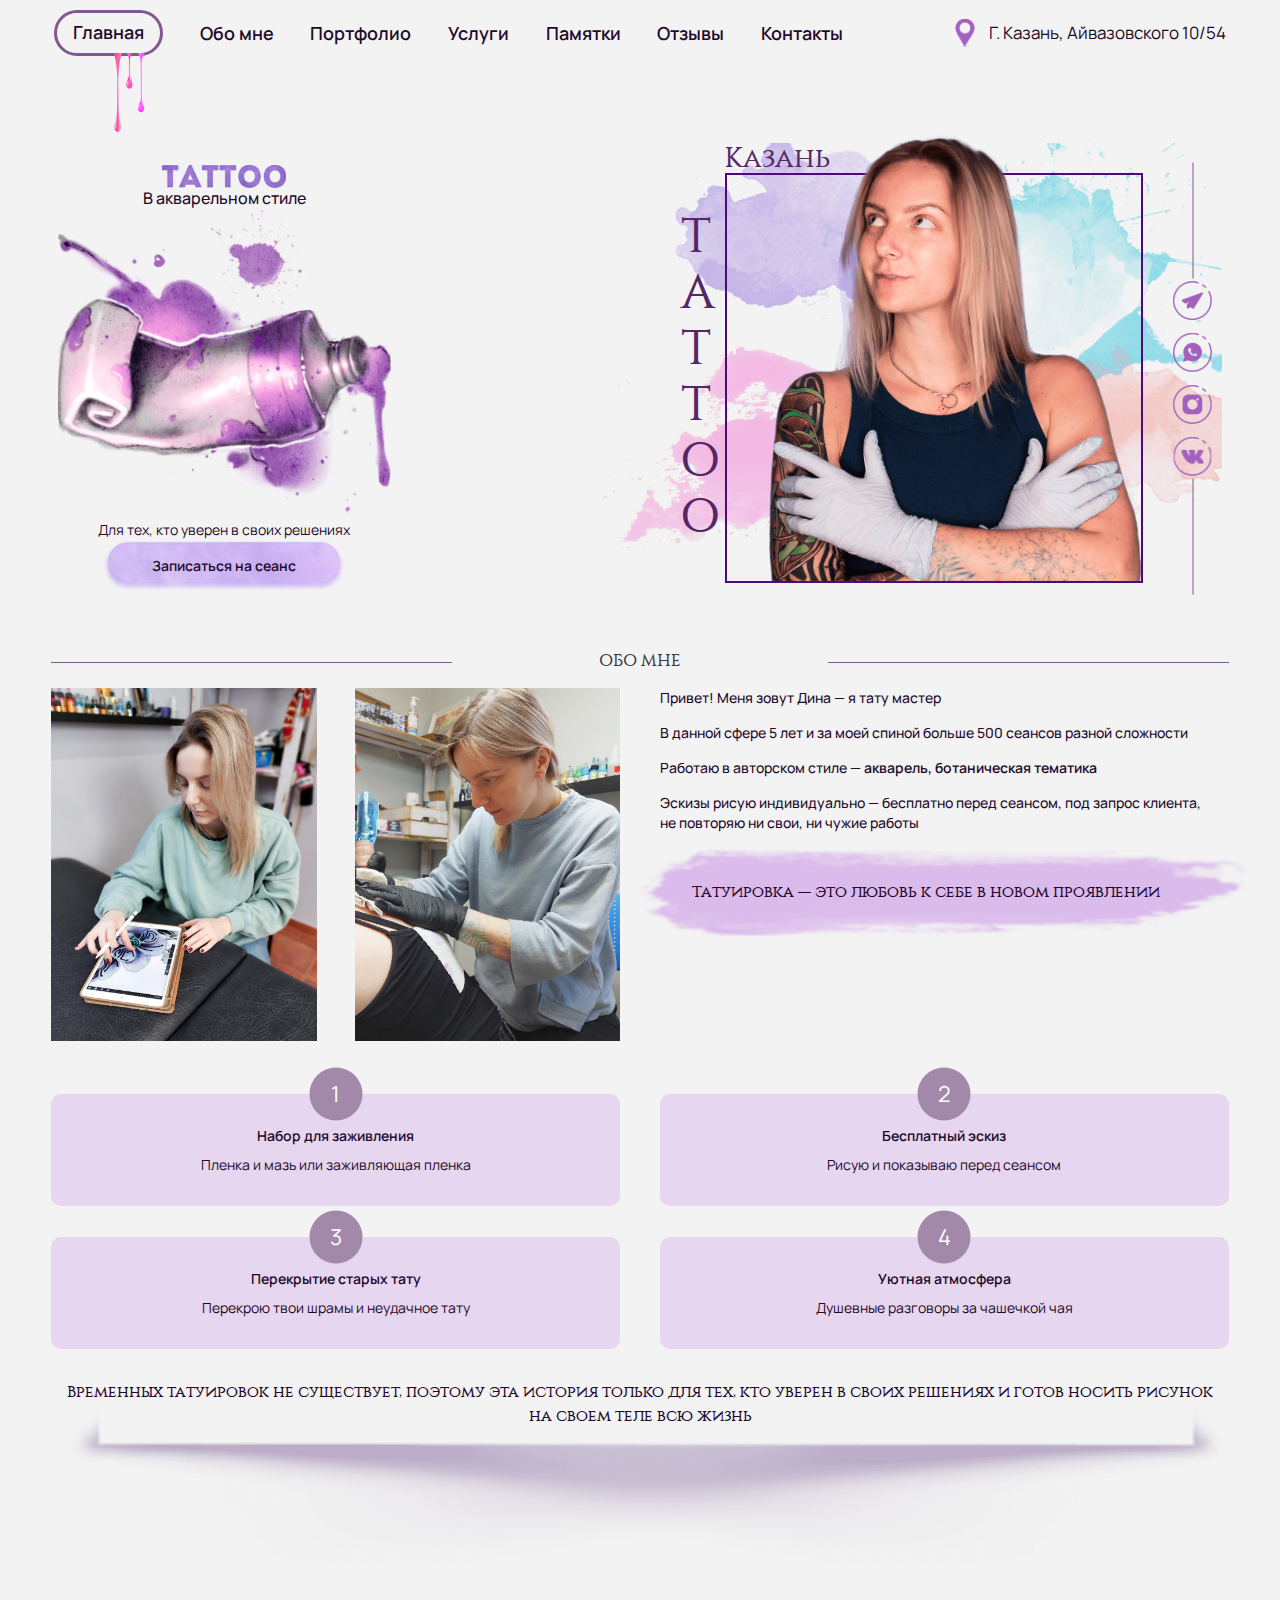
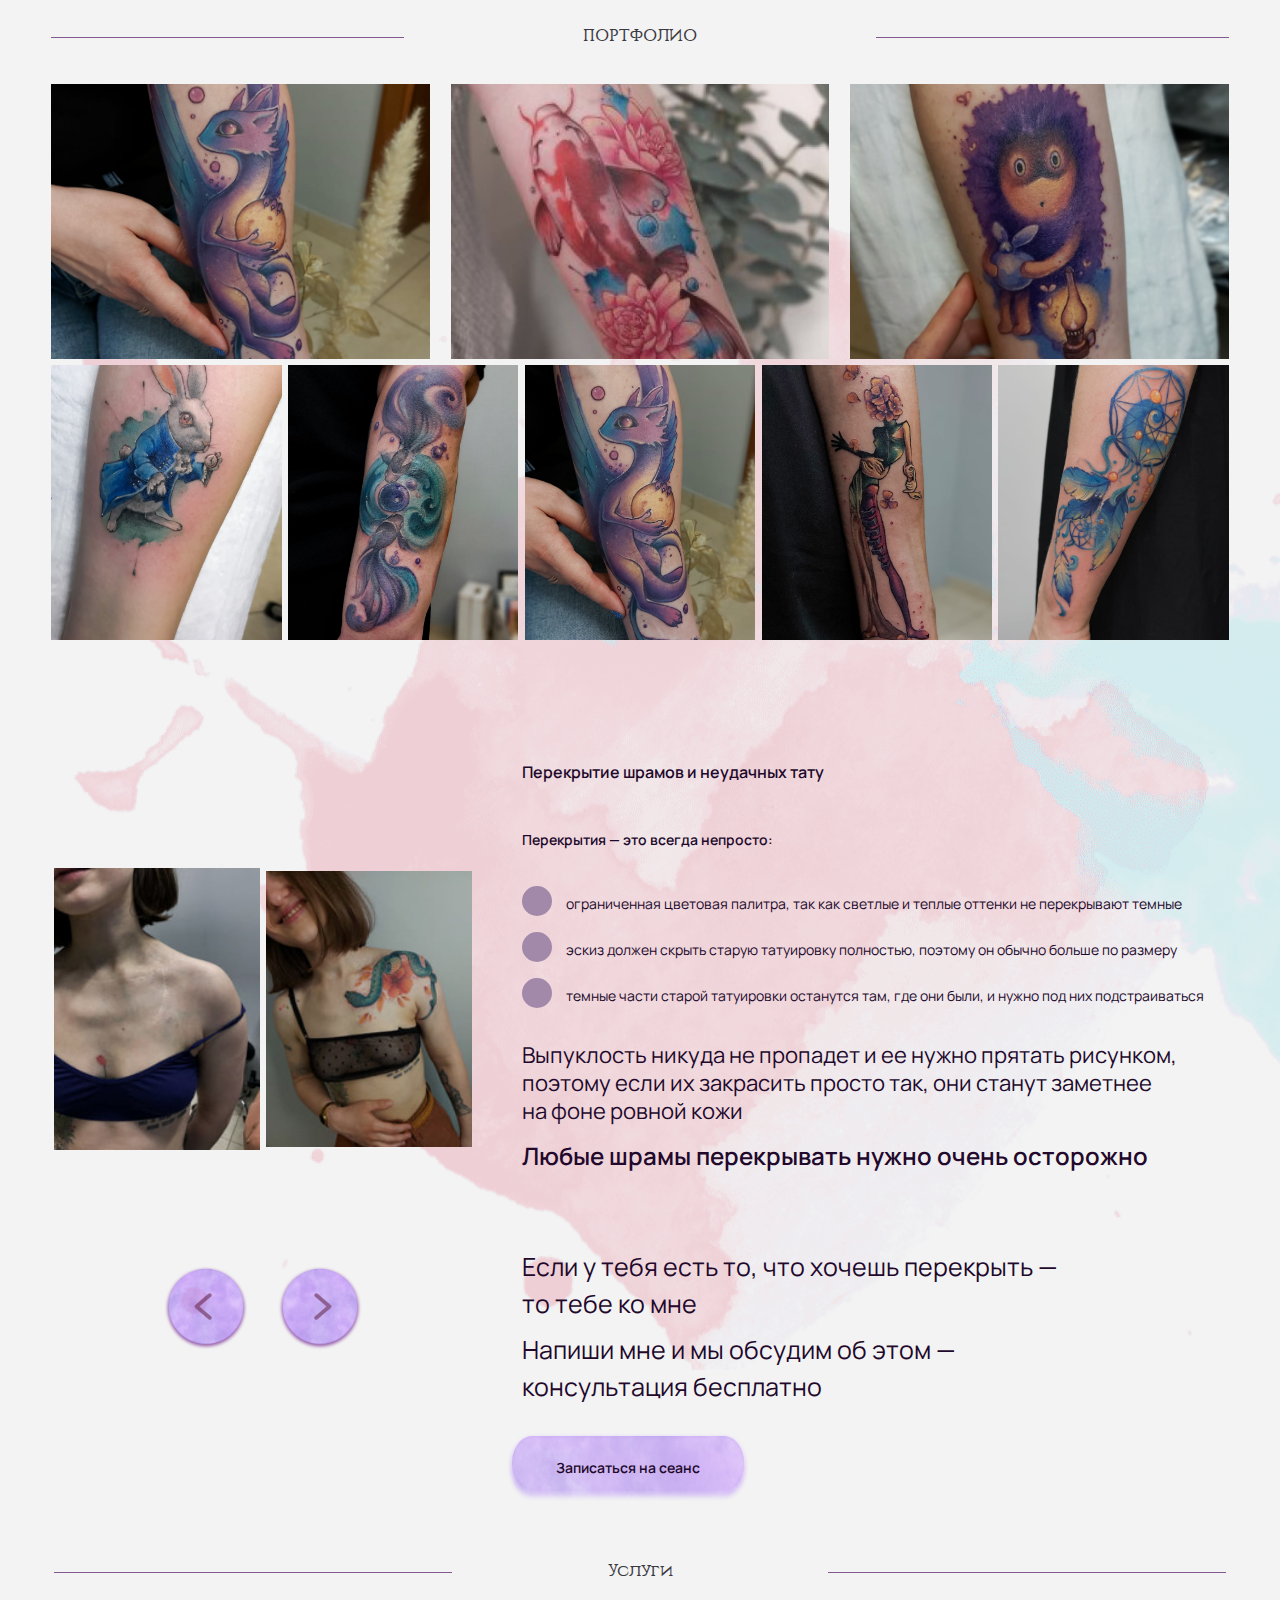
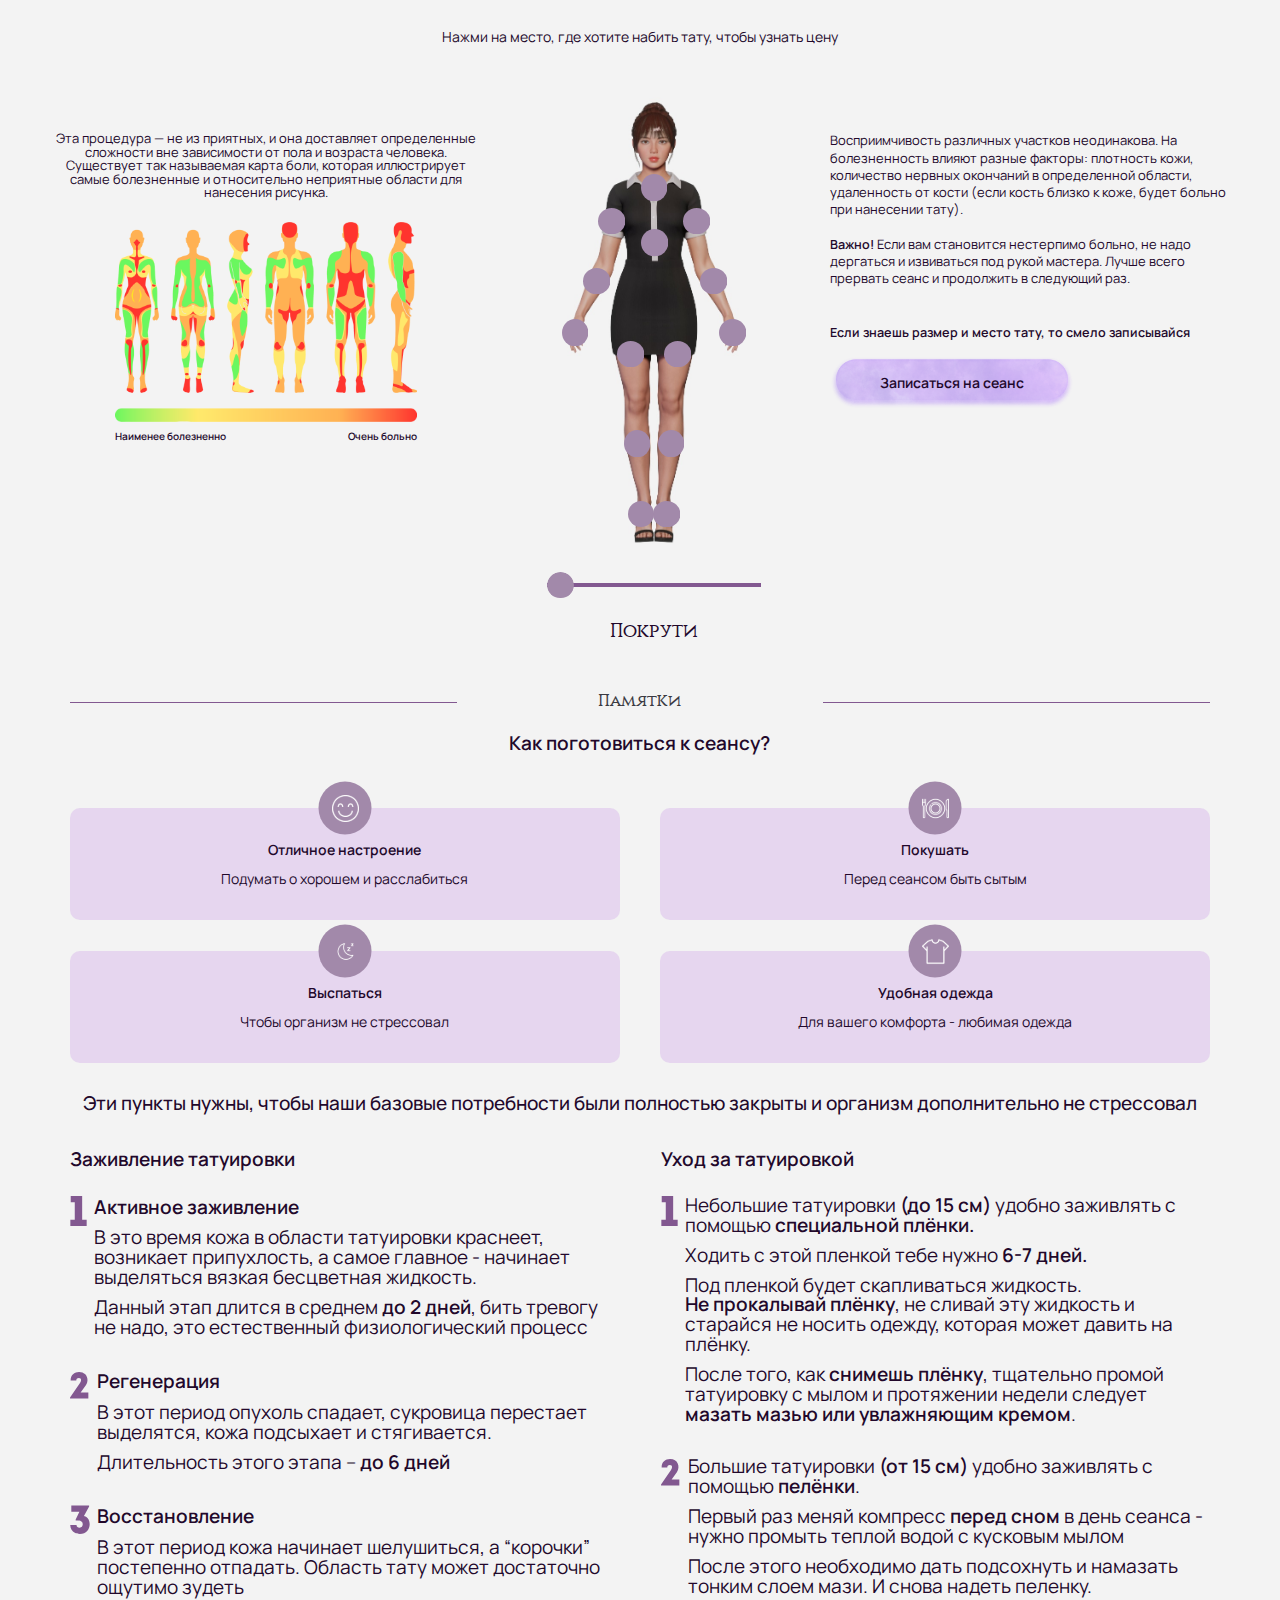
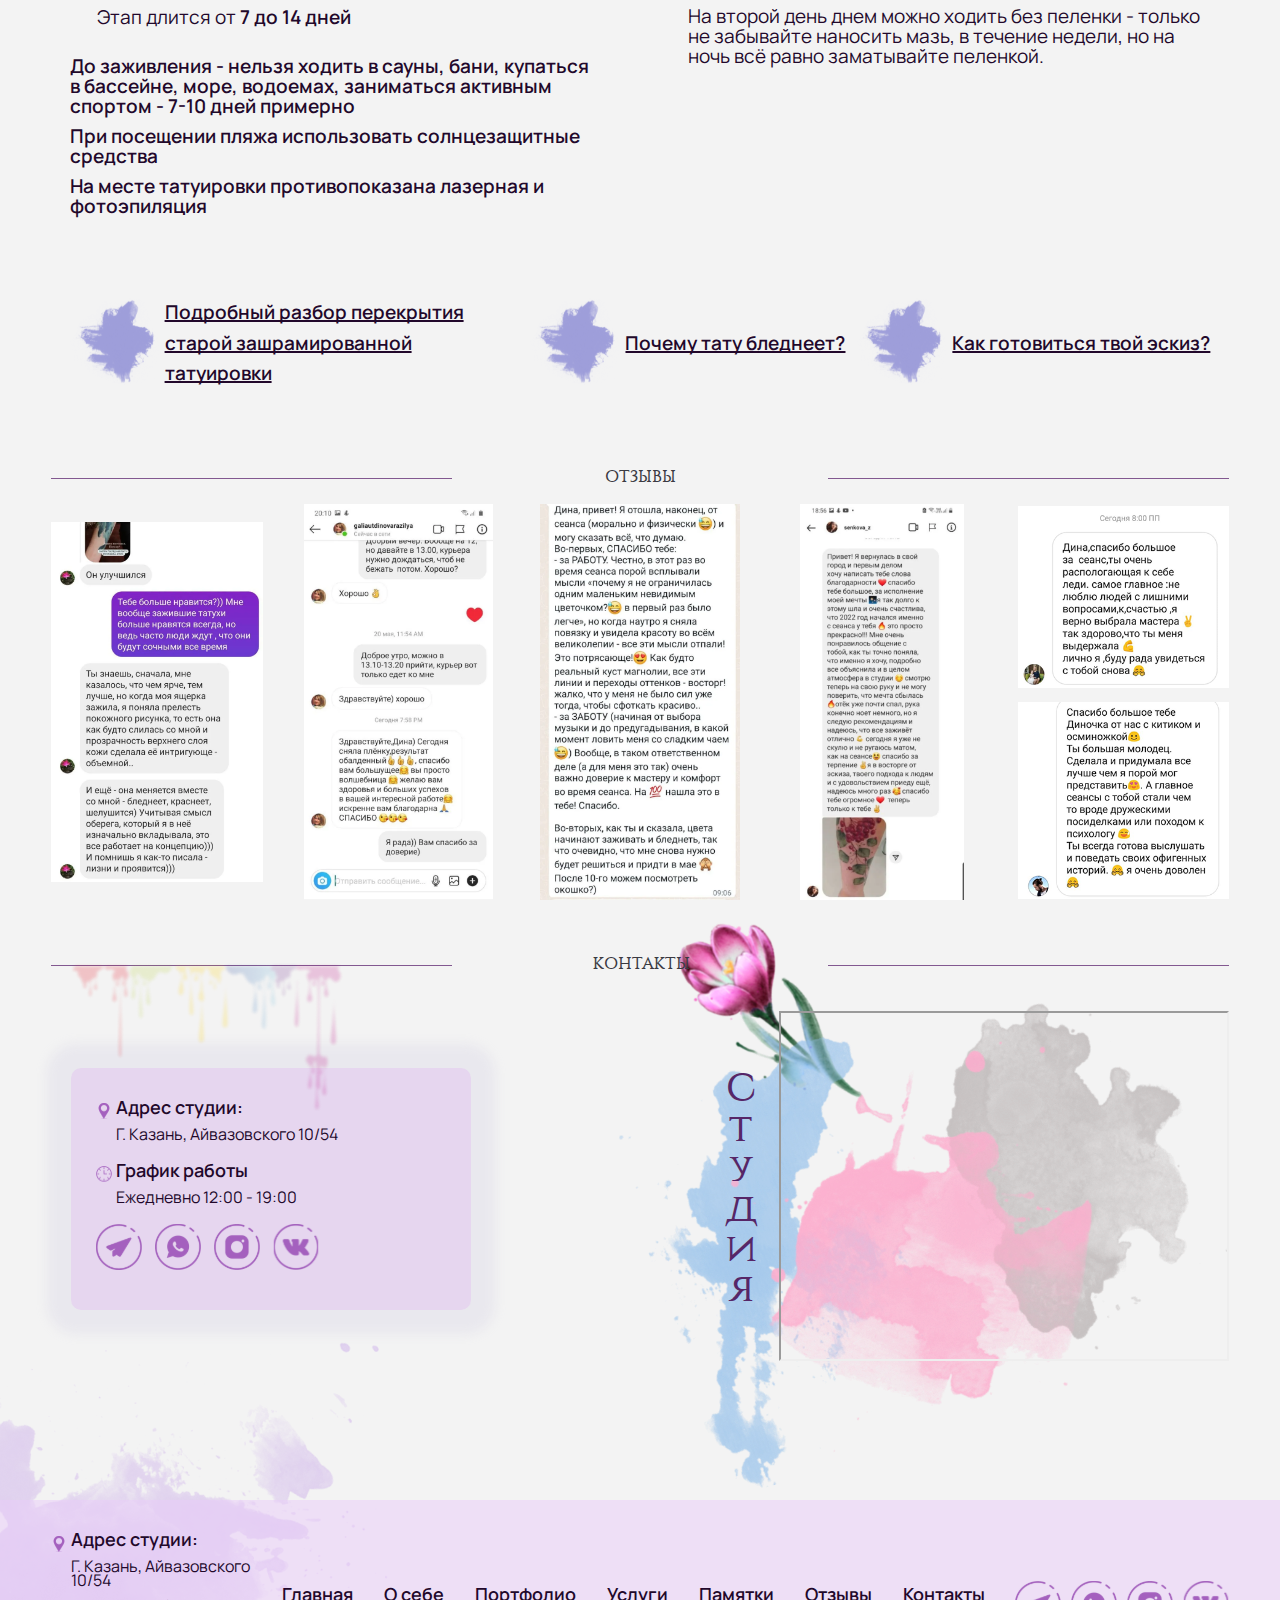
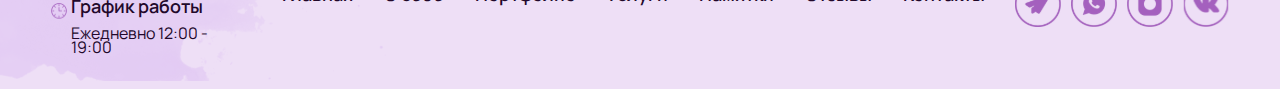
<file: index.html>
<!DOCTYPE html>
<html lang="ru">

<head>
  <meta charset="UTF-8" />
  <meta name="viewport" content="width=device-width, initial-scale=1.0" />
  <title>Tattoo</title>
  <link rel="stylesheet" href="https://cdn.jsdelivr.net/npm/swiper@9/swiper-bundle.min.css" />
  <link rel="stylesheet" href="src/css/style.css" />
  <link rel="stylesheet" href="https://cdnjs.cloudflare.com/ajax/libs/animate.css/4.1.1/animate.min.css" />

</head>


<body>
  <div class="modalBackground">
    <div class="modalActive">
      <div class="modalClose"></div>
      <div class="modalWindow"></div>
    </div>
  </div>
  <header class="header">
    <div class="burger">
      <span></span>
      <span></span>
      <span></span>
    </div>
    <nav class="nav">
      <ul class="nav__list">
        <li><a href="#first" class="nav__link link__decoration_increase nav__link_active js-header-close">Главная</a></li>
        <li><a href="#about" class="nav__link link__decoration_increase js-header-close">Обо мне</a></li>
        <li><a href="#portfolio" class="nav__link link__decoration_increase js-header-close">Портфолио</a></li>
        <li><a href="#services" class="nav__link link__decoration_increase js-header-close">Услуги</a></li>
        <li><a href="#memo" class="nav__link link__decoration_increase js-header-close">Памятки</a></li>
        <li><a href="#reviews" class="nav__link link__decoration_increase js-header-close">Отзывы</a></li>
        <li><a href="#contacts" class="nav__link link__decoration_increase js-header-close">Контакты</a></li>
      </ul>
      <ul class="nav__contacts">
        <li><a class="contact-badge__item link__decoration_underscore" href="https://goo.gl/maps/AcZq1Pf4cUV465kx8" target="_blank"><img class="contact-badge__icon"
              src="./src/images/header/location-pointer.svg" alt="найти меня в Google maps">
            <span>Г. Казань, Айвазовского 10/54</span>
          </a></li>
      </ul>
      <div class="contact-badge">
        <a class="contact-badge__item js-header-close" href="https://goo.gl/maps/AcZq1Pf4cUV465kx8" target="_blank">
          <p>Адрес студии:</p>
          <p>Г. Казань, Айвазовского 10/54</p>
          <img class="contact-badge__icon" src="./src/images/header/location-pointer.svg" alt="найти меня в Google maps">
        </a>
        <div class="contact-badge__item">
          <p>График работы</p>
          <p>Ежедневно 12:00 - 19:00</p>
          <img class="contact-badge__icon" src="./src/images/header/clockIcon.svg" alt="schedule">
        </div>
        <div class="socials">
          <a class="socails__item" href="https://t.me/dinasynthetica" target="_blank"><img src="./src/images/header/telegramm.svg" alt="связаться в телеграмм"></a>
          <a class="socails__item" href="https://wa.me/+79600330101"><img src="./src/images/header/what'sUpIcon.svg" alt="what's up"></a>
          <a class="socails__item" href="https://instagram.com/dina.synthetica?igshid=NjIwNzIyMDk2Mg=="><img src="./src/images/header/instagramm.svg" target="_blank" alt="Инстаграмм"></a>
          <a class="socails__item" href="https://vk.com/dina_synthetica_tattoo" target="_blank"><img src="./src/images/header/vk-icon.svg" alt="Вконтакте"></a>
        </div>
      </div>
    </nav>
  </header>
  <main>
    <section id="first" class="first js-section">
      <div class="first__wrapper">
        <div class="first__top">
          <img src="./src/images/first/tattoo-logo.svg" alt="Тату салон">
          <p class="first__subtitle">В акварельном стиле</p>
        </div>
        <div class="girl">
          <div class="girl__wrapper">
            <h1>t<br>a<br>t<br>t<br>o<br>o</h1>
            <div class="girl__border">
              <picture>
                <source type="image/png" srcset="./src/images/first/girl.png">
                <source type="image/webp" srcset="./src/images/first/girl.webp">
                <img src="./src/images/first/girl.png" alt="Тату салон">
              </picture>
            </div>
          </div>
          <div class="socials">
            <a class="socails__item link__decoration_increase" href="https://t.me/dinasynthetica" target="_blank"><img src="./src/images/header/telegramm.svg" alt="telegramm"></a>
            <a class="socails__item link__decoration_increase" href="https://wa.me/+79600330101" target="_blank"><img src="./src/images/header/what'sUpIcon.svg" alt="what's up"></a>
            <a class="socails__item link__decoration_increase" href="https://instagram.com/dina.synthetica?igshid=NjIwNzIyMDk2Mg==" target="_blank"><img src="./src/images/header/instagramm.svg"
                alt="Instagramm"></a>
            <a class="socails__item link__decoration_increase" href="https://vk.com/dina_synthetica_tattoo" target="_blank"><img src="./src/images/header/vk-icon.svg" alt="Vk"></a>
          </div>
        </div>
        <div class="first__left-side">
          <picture class="first__img">
            <source type="image/png" srcset="./src/images/first/tube.png">
            <source type="image/webp" srcset="./src/images/first/tube.webp">
            <img src="./src/images/first/tube.png" alt="Тату салон">
          </picture>
        </div>
        <div class="first__check-in">
          <p class="first__text">Для тех, кто уверен в&nbsp;своих решениях</p>
          <a class="link link__decoration_checkIn" href="https://wa.me/+79600330101" target="_blank">Записаться на сеанс</a>
        </div>
      </div>
    </section>

    <section id="about" class="about js-section">
      <div class="container">
        <h2 class="title">
          <span>ОБО МНЕ</span>
        </h2>

        <div class="about__wrapper">
          <div class="about__photo">
            <div class="about__photo-left">
              <picture class="picture">
                <source type="image/jpeg" srcset="./src/images/about/content1-mobile.jpg" media="(max-width: 1024px)">
                <source type="image/webp" srcset="./src/images/about/content1-mobile.webp" media="(max-width: 1024px)">
                <source type="image/jpeg" srcset="./src/images/about/content1-desktop.jpg" media="(max-width: 4000px)">
                <source type="image/webp" srcset="./src/images/about/content1-desktop.webp" media="(max-width: 4000px)">
                <img src="./src/images/about/content1-desktop.jpg" alt="Обо мне">
              </picture>
            </div>
            <div class="about__photo-right">
              <picture class="picture">
                <source type="image/jpeg" srcset="./src/images/about/content2-mobile.jpg" media="(max-width: 1024px)">
                <source type="image/webp" srcset="./src/images/about/content2-mobile.webp" media="(max-width: 1024px)">
                <source type="image/jpeg" srcset="./src/images/about/content2-desktop.jpg" media="(max-width: 4000px)">
                <source type="image/webp" srcset="./src/images/about/content2-desktop.webp" media="(max-width: 4000px)">
                <img src="./src/images/about/content2-desktop.jpg" alt="Обо мне">
              </picture>

              <picture class="picture picture--desktop">
                <source type="image/jpeg" srcset="./src/images/about/content3-desktop.jpg" media="(max-width: 4000px)">
                <source type="image/webp" srcset="./src/images/about/content3-desktop.webp" media="(max-width: 4000px)">
                <img src="./src/images/about/content3-desktop.jpg" alt="Обо мне">
              </picture>
            </div>
          </div>
          <div class="about__info">
            <p>Привет! Меня зовут Дина&nbsp;&mdash; я&nbsp;тату мастер</p>
            <p>В&nbsp;данной сфере 5&nbsp;лет и&nbsp;за&nbsp;моей спиной больше 500 сеансов разной сложности</p>
            <p>Работаю в&nbsp;авторском стиле&nbsp;&mdash; <strong>акварель, ботаническая тематика</strong></p>
            <p>Эскизы рисую индивидуально&nbsp;&mdash; бесплатно перед сеансом, под запрос клиента, не&nbsp;повторяю
              ни&nbsp;свои, ни&nbsp;чужие работы</p>
            <div class="about__smear">
              <span>Татуировка&nbsp;&mdash; это любовь к&nbsp;себе в&nbsp;новом проявлении</span>
            </div>
          </div>
        </div>

        <ul class="list list--cards">
          <li>
            <div class="circle"></div>
            <p class="list__content1">Набор для заживления</p>
            <p class="list__content2">Пленка и&nbsp;мазь или заживляющая пленка</p>
          </li>
          <li>
            <div class="circle"></div>
            <p class="list__content1">Бесплатный эскиз</p>
            <p class="list__content2">Рисую и&nbsp;показываю перед сеансом</p>
          </li>
          <li>
            <div class="circle"></div>
            <p class="list__content1">Перекрытие старых тату</p>
            <p class="list__content2">Перекрою твои шрамы и&nbsp;неудачное тату</p>
          </li>
          <li>
            <div class="circle"></div>
            <p class="list__content1">Уютная атмосфера</p>
            <p class="list__content2">Душевные разговоры за&nbsp;чашечкой чая</p>
          </li>
        </ul>

        <p class="about__content-shadow text-center">Временных татуировок не&nbsp;существует, поэтому эта история только
          для тех, кто уверен в&nbsp;своих решениях и&nbsp;готов носить рисунок
          на&nbsp;своем теле всю жизнь</p>
      </div>
    </section>

    <section id="portfolio" class="portfolio js-section">
      <div class="container">
        <div class="wrapper-title">
          <h2 class="title">
            <span>ПОРТФОЛИО</span>
          </h2>
        </div>

        <div class="portfolio__wrapper">
          <picture data-modal class="picture picture__portfolio">
            <source type="image/webp" srcset="./src/images/portfolio/content1.webp" media="(max-width: 600px)" sizes="80vw">
            <source type="image/jpeg" srcset="./src/images/portfolio/content1.jpg" media="(max-width: 600px)" sizes="80vw">
            <img src="./src/images/portfolio/content1.jpg" alt="Портфолио">
          </picture>
          <picture data-modal class="picture">
            <source type="image/webp" srcset="./src/images/portfolio/content2.webp" media="(max-width: 1024px)">
            <source type="image/jpeg" srcset="./src/images/portfolio/content2.jpg" media="(max-width: 1024px)">
            <img src="./src/images/portfolio/content2.jpg" alt="Портфолио">
          </picture>

          <picture data-modal class="picture">
            <source type="image/webp" srcset="./src/images/portfolio/content3.webp" media="(max-width: 1024px)">
            <source type="image/jpeg" srcset="./src/images/portfolio/content3.jpg" media="(max-width: 1024px)">
            <img src="./src/images/portfolio/content3.jpg" alt="Портфолио">
          </picture>

          <picture data-modal class="picture picture--desktop">
            <!-- <source type="image/webp" srcset="./src/images/portfolio/content3.webp" media="(max-width: 1024px)">
            <source type="image/jpeg" srcset="./src/images/portfolio/content3.jpg" media="(max-width: 1024px)"> -->
            <source type="image/webp" srcset="./src/images/portfolio/content4-desktop.webp" media="(max-width: 4000px)">
            <source type="image/jpeg" srcset="./src/images/portfolio/content4-desktop.jpg" media="(max-width: 400px)">
            <img src="./src/images/portfolio/content4-desktop.jpg" alt="Портфолио">
          </picture>

          <picture data-modal class="picture picture--desktop">
            <!-- <source type="image/webp" srcset="./src/images/portfolio/content3.webp" media="(max-width: 1024px)">
            <source type="image/jpeg" srcset="./src/images/portfolio/content3.jpg" media="(max-width: 1024px)"> -->
            <source type="image/webp" srcset="./src/images/portfolio/content5-desktop.webp" media="(max-width: 4000px)">
            <source type="image/jpeg" srcset="./src/images/portfolio/content5-desktop.jpg" media="(max-width: 400px)">
            <img src="./src/images/portfolio/content5-desktop.jpg" alt="Портфолио">
          </picture>

          <picture data-modal class="picture picture--desktop">
            <!-- <source type="image/webp" srcset="./src/images/portfolio/content3.webp" media="(max-width: 1024px)">
            <source type="image/jpeg" srcset="./src/images/portfolio/content3.jpg" media="(max-width: 1024px)"> -->
            <source type="image/webp" srcset="./src/images/portfolio/content6-desktop.webp" media="(max-width: 4000px)">
            <source type="image/jpeg" srcset="./src/images/portfolio/content6-desktop.jpg" media="(max-width: 400px)">
            <img src="./src/images/portfolio/content6-desktop.jpg" alt="Портфолио">
          </picture>

          <picture data-modal class="picture picture--desktop">
            <!-- <source type="image/webp" srcset="./src/images/portfolio/content3.webp" media="(max-width: 1024px)">
            <source type="image/jpeg" srcset="./src/images/portfolio/content3.jpg" media="(max-width: 1024px)"> -->
            <source type="image/webp" srcset="./src/images/portfolio/content7-desktop.webp" media="(max-width: 4000px)">
            <source type="image/jpeg" srcset="./src/images/portfolio/content7-desktop.jpg" media="(max-width: 400px)">
            <img src="./src/images/portfolio/content7-desktop.jpg" alt="Портфолио">
          </picture>

          <picture data-modal class="picture picture--desktop">
            <!-- <source type="image/webp" srcset="./src/images/portfolio/content3.webp" media="(max-width: 1024px)">
            <source type="image/jpeg" srcset="./src/images/portfolio/content3.jpg" media="(max-width: 1024px)"> -->
            <source type="image/webp" srcset="./src/images/portfolio/content8-desktop.webp" media="(max-width: 4000px)">
            <source type="image/jpeg" srcset="./src/images/portfolio/content8-desktop.jpg" media="(max-width: 400px)">
            <img src="./src/images/portfolio/content8-desktop.jpg" alt="Портфолио">
          </picture>

          <picture data-modal class="picture picture--desktop">
            <!-- <source type="image/webp" srcset="./src/images/portfolio/content3.webp" media="(max-width: 1024px)">
            <source type="image/jpeg" srcset="./src/images/portfolio/content3.jpg" media="(max-width: 1024px)"> -->
            <source type="image/webp" srcset="./src/images/portfolio/content9-desktop.webp" media="(max-width: 4000px)">
            <source type="image/jpeg" srcset="./src/images/portfolio/content9-desktop.jpg" media="(max-width: 400px)">
            <img src="./src/images/portfolio/content9-desktop.jpg" alt="Портфолио">
          </picture>

          <picture data-modal class="picture picture--desktop">
            <!-- <source type="image/webp" srcset="./src/images/portfolio/content3.webp" media="(max-width: 1024px)">
            <source type="image/jpeg" srcset="./src/images/portfolio/content3.jpg" media="(max-width: 1024px)"> -->
            <source type="image/webp" srcset="./src/images/portfolio/content10-desktop.webp" media="(max-width: 4000px)">
            <source type="image/jpeg" srcset="./src/images/portfolio/content10-desktop.jpg" media="(max-width: 400px)">
            <img src="./src/images/portfolio/content10-desktop.jpg" alt="Портфолио">
          </picture>

          <picture data-modal class="picture">
            <source type="image/webp" srcset="./src/images/portfolio/content11.webp" media="(max-width: 1024px)">
            <source type="image/jpeg" srcset="./src/images/portfolio/content11.jpg" media="(max-width: 1024px)">
            <img src="./src/images/portfolio/content11.jpg" alt="Портфолио">
          </picture>

          <picture data-modal class="picture">
            <source type="image/webp" srcset="./src/images/portfolio/content12.webp" media="(max-width: 1024px)">
            <source type="image/jpeg" srcset="./src/images/portfolio/content12.jpg" media="(max-width: 1024px)">
            <img src="./src/images/portfolio/content12.jpg" alt="Портфолио">
          </picture>

          <picture data-modal class="picture">
            <source type="image/webp" srcset="./src/images/portfolio/content13.webp" media="(max-width: 1024px)">
            <source type="image/jpeg" srcset="./src/images/portfolio/content13.jpg" media="(max-width: 1024px)">
            <img src="./src/images/portfolio/content13.jpg" alt="Портфолио">
          </picture>

          <picture data-modal class="picture">
            <source type="image/webp" srcset="./src/images/portfolio/content14.webp" media="(max-width: 1024px)">
            <source type="image/jpeg" srcset="./src/images/portfolio/content14.jpg" media="(max-width: 1024px)">
            <img src="./src/images/portfolio/content14.jpg" alt="Портфолио">
          </picture>

          <picture data-modal class="picture">
            <source type="image/webp" srcset="./src/images/portfolio/content15.webp" media="(max-width: 1024px)">
            <source type="image/jpeg" srcset="./src/images/portfolio/content15.jpg" media="(max-width: 1024px)">
            <img src="./src/images/portfolio/content15.jpg" alt="Портфолио">
          </picture>

          <picture data-modal class="picture picture--desktop">
            <!-- <source type="image/webp" srcset="./src/images/portfolio/content3.webp" media="(max-width: 1024px)">
            <source type="image/jpeg" srcset="./src/images/portfolio/content3.jpg" media="(max-width: 1024px)"> -->
            <source type="image/webp" srcset="./src/images/portfolio/content16-desktop.webp" media="(max-width: 4000px)">
            <source type="image/jpeg" srcset="./src/images/portfolio/content16-desktop.jpg" media="(max-width: 400px)">
            <img src="./src/images/portfolio/content16-desktop.jpg" alt="Портфолио">
          </picture>
        </div>

        <div class="portfolio__flex">
          <div class="portfolio__information">
            <p>Перекрытие шрамов и&nbsp;неудачных тату</p>
            <span>Перекрытия&nbsp;&mdash; это всегда непросто:</span>
            <ul class="list portfolio__list">
              <li><span>ограниченная цветовая палитра, так как светлые и&nbsp;теплые оттенки не&nbsp;перекрывают
                  темные</span></li>
              <li><span>эскиз должен скрыть старую татуировку полностью, поэтому он&nbsp;обычно больше
                  по&nbsp;размеру</span></li>
              <li><span>темные части старой татуировки останутся там, где они были, и&nbsp;нужно под них
                  подстраиваться</span></li>
            </ul>

            <p>
              Выпуклость никуда не&nbsp;пропадет и&nbsp;ее&nbsp;нужно прятать рисунком, поэтому если их&nbsp;закрасить
              просто так, они станут заметнее на&nbsp;фоне ровной кожи
            </p>

            <p>Любые шрамы перекрывать нужно очень осторожно</p>


          </div>
          <!-- </div> -->


          <div class="swiper portfolio__swiper js-swiper">
            <div class="swiper-wrapper">
              <div class="swiper-slide portfolio__slides">
                <!-- <div class=""> -->
                <picture class="picture picture--portfolio">
                  <source type="image/jpeg" srcset="./src/images/portfolio/before-after/before1.jpg" media="(max-width: 1024px)">
                  <source type="image/webp" srcset="./src/images/portfolio/before-after/before1.webp" media="(max-width: 1024px)">
                  <!-- <source type="image/jpeg" srcset="img/guests-768.jpg" media="(max-width: 968px)"> -->
                  <!-- <source type="image/jpeg" srcset="img/guests-1024.jpg" media="(max-width: 1440px)"> -->
                  <!-- <source type="image/webp" srcset="img/superskid/slide.webp" media="(max-width: 2400px)"> -->
                  <!-- <source type="image/jpeg" srcset="img/superskid/slide.jpg" media="(max-width: 2400px)"> -->
                  <img src="./src/images/portfolio/before-after/before1.jpg" alt="Работа до">
                </picture>

                <picture class="picture picture--portfolio">
                  <source type="image/jpeg" srcset="./src/images/portfolio/before-after/after1.jpg" media="(max-width: 1024px)">
                  <source type="image/webp" srcset="./src/images/portfolio/before-after/after1.webp" media="(max-width: 1024px)">
                  <img src="./src/images/portfolio/before-after/after1.jpg" alt="Работа после">
                </picture>
                <!-- </div> -->
              </div>

              <div class="swiper-slide portfolio__slides">

                <!-- <div class=""> -->
                <picture class="picture picture--portfolio">
                  <source type="image/jpeg" srcset="./src/images/portfolio/before-after/before2.jpg" media="(max-width: 1024px)">
                  <source type="image/webp" srcset="./src/images/portfolio/before-after/before2.webp" media="(max-width: 1024px)">
                  <!-- <source type="image/jpeg" srcset="img/guests-768.jpg" media="(max-width: 968px)"> -->
                  <!-- <source type="image/jpeg" srcset="img/guests-1024.jpg" media="(max-width: 1440px)"> -->
                  <!-- <source type="image/webp" srcset="img/superskid/slide.webp" media="(max-width: 2400px)"> -->
                  <!-- <source type="image/jpeg" srcset="img/superskid/slide.jpg" media="(max-width: 2400px)"> -->
                  <img src="./src/images/portfolio/before-after/before2.jpg" alt="Работа до">
                </picture>

                <picture class="picture picture--portfolio">
                  <source type="image/jpeg" srcset="./src/images/portfolio/before-after/after2.jpg" media="(max-width: 1024px)">
                  <source type="image/webp" srcset="./src/images/portfolio/before-after/after2.webp" media="(max-width: 1024px)">
                  <img src="./src/images/portfolio/before-after/after2.jpg" alt="Работа после">
                </picture>
                <!-- </div> -->
              </div>

              <div class="swiper-slide portfolio__slides">
                <!-- <div class=""> -->
                <picture class="picture picture--portfolio">
                  <source type="image/jpeg" srcset="./src/images/portfolio/before-after/before3.jpg" media="(max-width: 1024px)">
                  <source type="image/webp" srcset="./src/images/portfolio/before-after/before3.webp" media="(max-width: 1024px)">
                  <!-- <source type="image/jpeg" srcset="img/guests-768.jpg" media="(max-width: 968px)"> -->
                  <!-- <source type="image/jpeg" srcset="img/guests-1024.jpg" media="(max-width: 1440px)"> -->
                  <!-- <source type="image/webp" srcset="img/superskid/slide.webp" media="(max-width: 2400px)"> -->
                  <!-- <source type="image/jpeg" srcset="img/superskid/slide.jpg" media="(max-width: 2400px)"> -->
                  <img src="./src/images/portfolio/before-after/before3.jpg" alt="Работа до">
                </picture>

                <picture class="picture picture--portfolio">
                  <source type="image/jpeg" srcset="./src/images/portfolio/before-after/after3.jpg" media="(max-width: 1024px)">
                  <source type="image/webp" srcset="./src/images/portfolio/before-after/after3.webp" media="(max-width: 1024px)">
                  <img src="./src/images/portfolio/before-after/after3.jpg" alt="Работа после">
                </picture>
                <!-- </div> -->
              </div>

              <div class="swiper-slide portfolio__slides">
                <picture class="picture picture--portfolio">
                  <source type="image/jpeg" srcset="./src/images/portfolio/before-after/before4.jpg" media="(max-width: 1024px)">
                  <source type="image/webp" srcset="./src/images/portfolio/before-after/before4.webp" media="(max-width: 1024px)">
                  <!-- <source type="image/jpeg" srcset="img/guests-768.jpg" media="(max-width: 968px)"> -->
                  <!-- <source type="image/jpeg" srcset="img/guests-1024.jpg" media="(max-width: 1440px)"> -->
                  <!-- <source type="image/webp" srcset="img/superskid/slide.webp" media="(max-width: 2400px)"> -->
                  <!-- <source type="image/jpeg" srcset="img/superskid/slide.jpg" media="(max-width: 2400px)"> -->
                  <img src="./src/images/portfolio/before-after/before4.jpg" alt="Работа до">
                </picture>

                <picture class="picture picture--portfolio">
                  <source type="image/jpeg" srcset="./src/images/portfolio/before-after/after4.jpg" media="(max-width: 1024px)">
                  <source type="image/webp" srcset="./src/images/portfolio/before-after/after4.webp" media="(max-width: 1024px)">
                  <img src="./src/images/portfolio/before-after/after4.jpg" alt="Работа после">
                </picture>
              </div>

              <div class="swiper-slide portfolio__slides">
                <picture class="picture picture--portfolio">
                  <source type="image/jpeg" srcset="./src/images/portfolio/before-after/before5.jpg" media="(max-width: 1024px)">
                  <source type="image/webp" srcset="./src/images/portfolio/before-after/before5.webp" media="(max-width: 1024px)">
                  <!-- <source type="image/jpeg" srcset="img/guests-768.jpg" media="(max-width: 968px)"> -->
                  <!-- <source type="image/jpeg" srcset="img/guests-1024.jpg" media="(max-width: 1440px)"> -->
                  <!-- <source type="image/webp" srcset="img/superskid/slide.webp" media="(max-width: 2400px)"> -->
                  <!-- <source type="image/jpeg" srcset="img/superskid/slide.jpg" media="(max-width: 2400px)"> -->
                  <img src="./src/images/portfolio/before-after/before5.jpg" alt="Работа до">
                </picture>

                <picture class="picture picture--portfolio">
                  <source type="image/jpeg" srcset="./src/images/portfolio/before-after/after5.jpg" media="(max-width: 1024px)">
                  <source type="image/webp" srcset="./src/images/portfolio/before-after/after5.webp" media="(max-width: 1024px)">
                  <img src="./src/images/portfolio/before-after/after5.jpg" alt="Работа после">
                </picture>
              </div>

              <div class="swiper-slide portfolio__slides">
                <picture class="picture picture--portfolio">
                  <source type="image/jpeg" srcset="./src/images/portfolio/before-after/before6.jpg" media="(max-width: 1024px)">
                  <source type="image/webp" srcset="./src/images/portfolio/before-after/before6.webp" media="(max-width: 1024px)">
                  <!-- <source type="image/jpeg" srcset="img/guests-768.jpg" media="(max-width: 968px)"> -->
                  <!-- <source type="image/jpeg" srcset="img/guests-1024.jpg" media="(max-width: 1440px)"> -->
                  <!-- <source type="image/webp" srcset="img/superskid/slide.webp" media="(max-width: 2400px)"> -->
                  <!-- <source type="image/jpeg" srcset="img/superskid/slide.jpg" media="(max-width: 2400px)"> -->
                  <img src="./src/images/portfolio/before-after/before6.jpg" alt="Работа до">
                </picture>

                <picture class="picture picture--portfolio">
                  <source type="image/jpeg" srcset="./src/images/portfolio/before-after/after6.jpg" media="(max-width: 1024px)">
                  <source type="image/webp" srcset="./src/images/portfolio/before-after/after6.webp" media="(max-width: 1024px)">
                  <img src="./src/images/portfolio/before-after/after6.jpg" alt="Работа после">
                </picture>
              </div>
            </div>

            <div class="swiper-button-prev portfolio__swiper-button-prev"></div>
            <div class="swiper-button-next portfolio__swiper-button-next"></div>
          </div>
          <!-- </div> -->

          <div class="portfolio__consultation text-center">
            <p>Если у&nbsp;тебя есть&nbsp;то, что хочешь перекрыть&nbsp;&mdash; то&nbsp;тебе ко&nbsp;мне</p>
            <p>Напиши мне и&nbsp;мы&nbsp;обсудим об&nbsp;этом&nbsp;&mdash; консультация бесплатно</p>

            <a class="link text-center link__decoration_checkIn" href="https://wa.me/+79600330101" target="_blank">Записаться на сеанс</a>
          </div>
        </div>
      </div>
    </section>

    <section id="services" class="services js-section">
      <div class="wrapper-title">
        <h2 class="title">
          <span>Услуги</span>
        </h2>
      </div>
      <p class="services__h2 text-center">Нажми на место, где хотите набить тату, чтобы узнать цену</p>
      <div class="services__main">
        <div class="services__main__left-column text-center">
          <p>Эта процедура — не из приятных, и она доставляет определенные сложности вне зависимости от пола и возраста
            человека.
            Существует так называемая карта боли, которая иллюстрирует самые болезненные и относительно неприятные
            области для нанесения
            рисунка.</p>
          <div class="services__main__left-column__pain-points">
            <picture>
              <source media="(max-width:768px)" srcset="./src/images/services/anatomy-md.png">
              <img src="./src/images/services/anatomy.png" alt="Болевые точки">
            </picture>
            <div class="pain-points__text">
              <p>Наименее болезненно</p>
              <p>Очень больно</p>
            </div>
          </div>
        </div>
        <div class="services__animation">
          <div id="rotation"></div>
          <a id="clavicle" class="btn-calc clavicle"></a>
          <a id="ribs" class="btn-calc ribs"></a>
          <a id="left-hand-top" class="btn-calc left-hand-top"></a>
          <a id="left-hand-center" class="btn-calc left-hand-center"></a>
          <a id="left-hand-bottom" class="btn-calc left-hand-bottom"></a>
          <a id="right-hand-top" class="btn-calc right-hand-top"></a>
          <a id="right-hand-center" class="btn-calc right-hand-center"></a>
          <a id="right-hand-bottom" class="btn-calc right-hand-bottom"></a>
          <a id="left-leg-top" class="btn-calc left-leg-top"></a>
          <a id="left-leg-center" class="btn-calc left-leg-center"></a>
          <a id="left-leg-bottom" class="btn-calc left-leg-bottom"></a>
          <a id="right-leg-top" class="btn-calc right-leg-top"></a>
          <a id="right-leg-center" class="btn-calc right-leg-center"></a>
          <a id="right-leg-bottom" class="btn-calc right-leg-bottom"></a>
          <a id="right-leg-profile-center" class="btn-calc right-leg-profile-center profile-right profile"></a>
          <a id="right-leg-profile-bottom" class="btn-calc right-leg-profile-bottom profile-right profile"></a>
          <a id="right-hand-profile-top" class="btn-calc right-hand-profile-top profile-right profile"></a>
          <a id="right-hand-profile-center" class="btn-calc right-hand-profile-center profile-right profile"></a>
          <a id="right-hand-profile-bottom" class="btn-calc right-hand-profile-bottom profile-right profile"></a>
          <a id="right-stomach-profile" class="btn-calc right-stomach-profile profile-right profile"></a>
          <a id="left-leg-profile-center" class="btn-calc left-leg-profile-center profile-left profile"></a>
          <a id="left-leg-profile-bottom" class="btn-calc left-leg-profile-bottom profile-left profile"></a>
          <a id="left-hand-profile-top" class="btn-calc left-hand-profile-top profile-left profile"></a>
          <a id="left-hand-profile-center" class="btn-calc left-hand-profile-center profile-left profile"></a>
          <a id="left-hand-profile-bottom" class="btn-calc left-hand-profile-bottom profile-left profile"></a>
          <a id="left-stomach-profile" class="btn-calc left-stomach-profile profile-left profile"></a>
          <div class="services__animation__footer">
            <!--  <img src="./src/images/services/line.png" alt="Покрути"> -->
            <form class="range text-center">
              <input type="range" id="range" min="0" max="23" value="0">
              <label class="services__h2" for="range">Покрути</label>
            </form>
          </div>
        </div>
        <div class="services__main__right-column">
          <p>Восприимчивость различных участков неодинакова. На болезненность влияют разные факторы: плотность кожи,
            количество нервных
            окончаний в определенной области, удаленность от кости (если кость близко к коже, будет больно при нанесении
            тату).
          </p>
          <p class="mt-18"><strong>Важно!</strong> Если вам становится нестерпимо больно, не надо дергаться и извиваться
            под рукой мастера. Лучше всего прервать
            сеанс и продолжить в следующий раз.
          </p>
          <p class="mt-36 mb-15 h2">Если знаешь размер и место тату, то смело записывайся</p>
          <a class="link text-center link__decoration_checkIn" href="https://wa.me/+79600330101" target="_blank">Записаться на сеанс</a>
        </div>
      </div>
    </section>

    <section id="memo" class="memo js-section">
      <div class="container">

        <h2 class="title"> <span>Памятки</span></h2>
        <p class="memo__h2 text-center">Как поготовиться к сеансу?</p>

        <ul class="list list--cards">
          <li>
            <div class="circle"></div>
            <p class="list__content1">Отличное настроение</p>
            <p class="list__content2">Подумать о хорошем и расслабиться</p>
          </li>
          <li>
            <div class="circle"></div>
            <p class="list__content1">Покушать</p>
            <p class="list__content2">Перед сеансом быть сытым</p>
          </li>
          <li>
            <div class="circle"></div>
            <p class="list__content1">Выспаться</p>
            <p class="list__content2">Чтобы организм не стрессовал</p>
          </li>
          <li>
            <div class="circle"></div>
            <p class="list__content1">Удобная одежда</p>
            <p class="list__content2">Для вашего комфорта - любимая одежда</p>
          </li>
        </ul>
        <p class="memo__desc">
          Эти пункты нужны, чтобы наши базовые потребности были полностью закрыты и организм дополнительно не
          стрессовал
        </p>
        <div class="memo__wrapper">

          <div class="memo__separation">
            <div class="memo__content">
              <div class="memo__pluse-btn"></div>
              <h3 class="memo__switch text-center">
                Заживление татуировки
              </h3>
            </div>
            <div class="memo__list">
              <div class="memo__list-item">
                <img src="./src/images/nums/1.svg" alt="1">
                <div class="item-content">
                  <h3>Активное заживление</h3>
                  <p>В это время кожа в области татуировки
                    краснеет, возникает припухлость, а самое главное -
                    начинает выделяться вязкая бесцветная жидкость.
                  </p>
                  <p>Данный этап длится в среднем <strong>до 2 дней</strong>, бить
                    тревогу не надо, это естественный физиологический
                    процесс
                  </p>
                </div>
              </div>
              <div class="memo__list-item">
                <img src="./src/images/nums/2.svg" alt="1">
                <div class="item-content">
                  <h3>Регенерация</h3>
                  <p>В этот период опухоль спадает, сукровица
                    перестает выделятся, кожа подсыхает и стягивается.
                  </p>
                  <p>Длительность этого этапа – <strong>до 6 дней</strong>
                  </p>
                </div>
              </div>
              <div class="memo__list-item">
                <img src="./src/images/nums/3.svg" alt="1">
                <div class="item-content">
                  <h3>Восстановление</h3>
                  <p>В этот период кожа начинает шелушиться,
                    а “корочки” постепенно отпадать.
                    Область тату может достаточно ощутимо зудеть
                  </p>
                  <p>Этап длится от <strong>7 до 14 дней</strong>
                  </p>
                </div>
              </div>
            </div>
            <div class="memo__rules">
              <p>До заживления - нельзя ходить в сауны, бани,
                купаться в бассейне, море, водоемах,
                заниматься активным спортом - 7-10 дней примерно</p>
              <p>При посещении пляжа использовать солнцезащитные средства</p>
              <p>На месте татуировки противопоказана лазерная и фотоэпиляция</p>
            </div>
          </div>

          <div class="memo__separation">
            <div class="memo__content">
              <div class="memo__pluse-btn"></div>
              <h3 class="memo__switch text-center">
                Уход за татуировкой
              </h3>
            </div>
            <div class="memo__list">
              <div class="memo__list-item">
                <img src="./src/images/nums/1.svg" alt="1">
                <div class="item-content">
                  <p>Небольшие татуировки <strong>(до 15 см)</strong> удобно заживлять
                    с помощью <strong>специальной плёнки.</strong>
                  </p>
                  <p>Ходить с этой пленкой тебе нужно <strong>6-7 дней.</strong>
                  </p>
                  <p>Под пленкой будет скапливаться жидкость. <br> <strong>Не прокалывай плёнку</strong>,
                    не сливай эту жидкость и старайся не носить одежду,
                    которая может давить на плёнку. </p>
                  <p>После того, как <strong>снимешь плёнку</strong>, тщательно промой татуировку
                    с мылом и протяжении недели следует <strong>мазать мазью или увлажняющим кремом</strong>. </p>
                </div>
              </div>
              <div class="memo__list-item">
                <img src="./src/images/nums/2.svg" alt="1">
                <div class="item-content">

                  <p>Большие татуировки <strong>(от 15 см)</strong> удобно заживлять с помощью <strong>пелёнки</strong>.
                  </p>
                  <p>Первый раз меняй компресс <strong>перед сном</strong> в день сеанса
                    - нужно промыть теплой водой с кусковым мылом </strong>
                  </p>
                  <p>После этого необходимо дать подсохнуть и намазать тонким
                    слоем мази. И снова надеть пеленку.</p>
                  <p>На второй день днем можно ходить без пеленки - только не забывайте наносить
                    мазь, в течение недели, но на ночь всё равно заматывайте пеленкой.</p>
                </div>
              </div>
            </div>
          </div>
        </div>
        <div class="memo__personal">
          <h3 class="text-center">Личные памятки</h3>
          <div>
            <img src="./src/images/memo/layer.svg" alt="фон">
            <a target="_blank" href="https://vk.com/@dina_synthetica_tattoo-poetapnyi-razbor-perekrytiya-staroi-tatuirovki">Подробный
              разбор перекрытия старой зашрамированной татуировки</a>
          </div>
          <div>
            <img src="./src/images/memo/layer.svg" alt="фон">
            <a target="_blank" href="https://vk.com/@dina_synthetica_tattoo-pochemu-tatuirovki-bledneut-i-pro-korrekciu">Почему тату
              бледнеет?</a>
          </div>
          <div>
            <img src="./src/images/memo/layer.svg" alt="фон" />
            <a target="_blank" href="https://vk.com/wall-211069230_846">Как готовиться твой эскиз?</a>
          </div>
        </div>



      </div>
    </section>

    <section id="reviews" class="reviews js-section">
      <div class="container">
        <h2 class="title">
          <span>ОТЗЫВЫ</span>
        </h2>
        <div class="swiper js-swiper-reviews" data-mobile="false">
          <div class="swiper-wrapper">
            <!--в стилях буду показывать 1й слайд на пк, а 2й и 3й на планшетах и мобильных устройствах-->

            <div class="swiper-slide pc-slide">
              <picture class="picture">
                <source type="image/webp" srcset="./src/images/reviews/slider-pc-first.webp" media="(max-width: 4000px)">
                <source type="image/jpeg" srcset="./src/images/reviews/slider-pc-first.png" media="(max-width: 4000px)">
                <img src="./src/images/reviews/slider-pc-first.png" alt="Отзыв клиента">
              </picture>
            </div>

            <div class="swiper-slide mob-slide">
              <picture class="picture">
                <source type="image/webp" srcset="./src/images/reviews/content1-mobile.webp" media="(max-width: 1024px)">
                <source type="image/webp" srcset="./src/images/reviews/content1-mobile.jpg" media="(max-width: 1024px)">
                <source type="image/webp" srcset="./src/images/reviews/content1-desktop.webp" media="(max-width: 4000px)">
                <source type="image/jpeg" srcset="./src/images/reviews/content1-desktop.jpg" media="(max-width: 4000px)">
                <img src="./src/images/reviews/content1-desktop.jpg" alt="Отзыв клиента">
              </picture>
            </div>

            <div class="swiper-slide mob-slide">
              <picture class="picture">
                <source type="image/webp" srcset="./src/images/reviews/content2-mobile.webp" media="(max-width: 1024px)">
                <source type="image/webp" srcset="./src/images/reviews/content2-mobile.jpg" media="(max-width: 1024px)">
                <source type="image/webp" srcset="./src/images/reviews/content2-desktop.webp" media="(max-width: 4000px)">
                <source type="image/jpeg" srcset="./src/images/reviews/content2-desktop.jpg" media="(max-width: 4000px)">
                <img src="./src/images/reviews/content2-desktop.jpg" alt="Отзыв клиента">
              </picture>
            </div>

            <div class="swiper-slide">
              <picture class="picture">
                <source type="image/webp" srcset="./src/images/reviews/content3-mobile.webp" media="(max-width: 1024px)">
                <source type="image/webp" srcset="./src/images/reviews/content3-mobile.jpg" media="(max-width: 1024px)">
                <source type="image/webp" srcset="./src/images/reviews/content3-desktop.webp" media="(max-width: 4000px)">
                <source type="image/jpeg" srcset="./src/images/reviews/content3-desktop.jpg" media="(max-width: 4000px)">
                <img src="./src/images/reviews/content3-desktop.jpg" alt="Отзыв клиента">
              </picture>
            </div>

            <div class="swiper-slide">
              <picture class="picture">
                <source type="image/webp" srcset="./src/images/reviews/content4-mobile.webp" media="(max-width: 1024px)">
                <source type="image/webp" srcset="./src/images/reviews/content4-mobile.jpg" media="(max-width: 1024px)">
                <source type="image/webp" srcset="./src/images/reviews/content4-desktop.webp" media="(max-width: 4000px)">
                <source type="image/jpeg" srcset="./src/images/reviews/content4-desktop.jpg" media="(max-width: 4000px)">
                <img src="./src/images/reviews/content4-desktop.jpg" alt="Отзыв клиента">
              </picture>
            </div>

            <div class="swiper-slide">
              <picture class="picture">
                <source type="image/webp" srcset="./src/images/reviews/content5-mobile.webp" media="(max-width: 1024px)">
                <source type="image/webp" srcset="./src/images/reviews/content5-mobile.jpg" media="(max-width: 1024px)">
                <source type="image/webp" srcset="./src/images/reviews/content5-desktop.webp" media="(max-width: 4000px)">
                <source type="image/jpeg" srcset="./src/images/reviews/content5-desktop.jpg" media="(max-width: 4000px)">
                <img src="./src/images/reviews/content5-desktop.jpg" alt="Отзыв клиента">
              </picture>
            </div>

            <div class="swiper-slide">
              <picture class="picture">
                <source type="image/webp" srcset="./src/images/reviews/content6-desktop.webp" media="(max-width: 4000px)">
                <source type="image/jpeg" srcset="./src/images/reviews/content6-desktop.jpg" media="(max-width: 4000px)">
                <img src="./src/images/reviews/content6-desktop.jpg" alt="Отзыв клиента">
              </picture>
            </div>

          </div>
          <div class="swiper-button-prev portfolio__swiper-button-prev"></div>
          <div class="swiper-button-next portfolio__swiper-button-next"></div>
        </div>
      </div>
      </div>
    </section>

    <section id="contacts" class="contacts js-section">
      <div class="container">
        <h2 class="title">
          <span>
            КОНТАКТЫ
          </span>
        </h2>
        <img class="contacts__img-title" src="/src/images/contacts/content2.png" alt="">
        <div class="contacts__wrapper">

          <div class="contacts__info">
            <div class="contact-badge">
              <a class="contact-badge__item link__decoration_underscore" href="https://goo.gl/maps/AcZq1Pf4cUV465kx8" target="_blank">
                <p>Адрес студии:</p>
                <p>Г. Казань, Айвазовского 10/54</p>
                <img class="contact-badge__icon" src="./src/images/header/location-pointer.svg" alt="найти меня в Google maps">
              </a>
              <div class="contact-badge__item">
                <p>График работы</p>
                <p>Ежедневно 12:00 - 19:00</p>
                <img class="contact-badge__icon" src="./src/images/header/clockIcon.svg" alt="schedule">
              </div>

              <div class="socials">
                <a class="socails__item link__decoration_increase" href="https://t.me/dinasynthetica" target="_blank"><img src="./src/images/header/telegramm.svg" alt="telegramm"></a>
                <a class="socails__item link__decoration_increase" href="https://wa.me/+79600330101" target="_blank"><img src="./src/images/header/what'sUpIcon.svg" alt="what's up"></a>
                <a class="socails__item link__decoration_increase" href="https://instagram.com/dina.synthetica?igshid=NjIwNzIyMDk2Mg==" target="_blank"><img src="./src/images/header/instagramm.svg"
                    alt="Instagramm"></a>
                <a class="socails__item link__decoration_increase" href="https://vk.com/dina_synthetica_tattoo" target="_blank"><img src="./src/images/header/vk-icon.svg" alt="Vk"></a>
              </div>

            </div>
          </div>
          <div class="contacts__atelier">
            <div class="contacts__atelier-title">Студия</div>
            <img src="./src/images/contacts/content.png" class="contacts__img"></img>
            <img src="./src/images/contacts/content.png" class="contacts__img"></img>
            <div class="contacts__atelier-video">
              <iframe src="https://drive.google.com/file/d/1bB4DJhQxHCA_foYYZQKaoZ08rE-I4RMy/preview" allowtransparency allow="autoplay" sandbox="allow-same-origin allow-scripts"></iframe>

            </div>
          </div>
        </div>
      </div>
      </div>
      </div>
    </section>

  </main>
  <!-- footer -->

  <footer class="footer">
    <div class="container">
      <img class="footer__bg-desktop" src="/src/images/footer/bg.png" alt="">
      <div class="footer__inner">
        <div class="contact-badge">
          <a class="contact-badge__item link__decoration_underscore" href="https://goo.gl/maps/AcZq1Pf4cUV465kx8" target="_blank">
            <p>Адрес студии:</p>
            <p>Г. Казань, Айвазовского 10/54</p>
            <img class="contact-badge__icon" src="./src/images/header/location-pointer.svg" alt="найти меня в Google maps">
          </a>
          <div class="contact-badge__item">
            <p>График работы</p>
            <p>Ежедневно 12:00 - 19:00</p>
            <img class="contact-badge__icon" src="./src/images/header/clockIcon.svg" alt="schedule">
          </div>
          <div class="socials">
            <a class="socails__item link__decoration_increase" href="https://t.me/dinasynthetica" target="_blank"><img src="./src/images/header/telegramm.svg" alt="связаться в телеграмм"></a>
            <a class="socails__item link__decoration_increase" href="https://wa.me/+79600330101" target="_blank"><img src="./src/images/header/what'sUpIcon.svg" alt="what's up"></a>
            <a class="socails__item link__decoration_increase" href="https://instagram.com/dina.synthetica?igshid=NjIwNzIyMDk2Mg==" target="_blank"><img src="./src/images/header/instagramm.svg"
                target="_blank" alt="Инстаграмм"></a>
            <a class="socails__item link__decoration_increase" href="https://vk.com/dina_synthetica_tattoo" target="_blank"><img src="./src/images/header/vk-icon.svg" alt="Вконтакте"></a>
          </div>

        </div>
        <ul class="footer__nav">
          <li class="link__decoration_increase"><a href="#first">Главная</a> </li>
          <li class="link__decoration_increase"><a href="#about">О&nbsp;себе</a> </li>
          <li class="link__decoration_increase"><a href="#portfolio">Портфолио</a> </li>
          <li class="link__decoration_increase"><a href="#services">Услуги</a> </li>
          <li class="link__decoration_increase"><a href="#memo">Памятки</a></li>
          <li class="link__decoration_increase"><a href="#reviews">Отзывы</a> </li>
          <li class="link__decoration_increase"><a href="#contacts">Контакты</a> </li>
        </ul>

        <div class="footer__desktop">

          <div class="socials">
            <a class="socails__item link__decoration_increase" href="https://t.me/dinasynthetica" target="_blank"><img src="./src/images/header/telegramm.svg" alt="связаться в телеграмм"></a>
            <a class="socails__item link__decoration_increase" href="https://wa.me/+79600330101" target="_blank"><img src="./src/images/header/what'sUpIcon.svg" alt="what's up"></a>
            <a class="socails__item link__decoration_increase" href="https://instagram.com/dina.synthetica?igshid=NjIwNzIyMDk2Mg==" target="_blank"><img src="./src/images/header/instagramm.svg"
                target="_blank" alt="Инстаграмм"></a>
            <a class="socails__item link__decoration_increase" href="https://vk.com/dina_synthetica_tattoo" target="_blank"><img src="./src/images/header/vk-icon.svg" alt="Вконтакте"></a>
          </div>
        </div>
      </div>
    </div>

  </footer>

  <!-- <div class="popup">
    <div class="popup__inner"></div>
  </div> -->

  <script src="https://cdn.jsdelivr.net/npm/swiper@8/swiper-bundle.min.js"></script>
  <script src="./src/script/jquery-1.12.0.min.js"></script>
  <script src="./src/script/state.js"></script>
  <script src="./src/script/renderCalcBlock.js"></script>
  <script src="./src/script/data.js"></script>
  <script src="./src/script/image360.jquery.js"></script>
  <script src="./src/script/index.js"></script>
  <script src="./src/script/modal.js"></script>
  <script src="./src/script/memo.js"></script>


</body>

</html>
</file>
